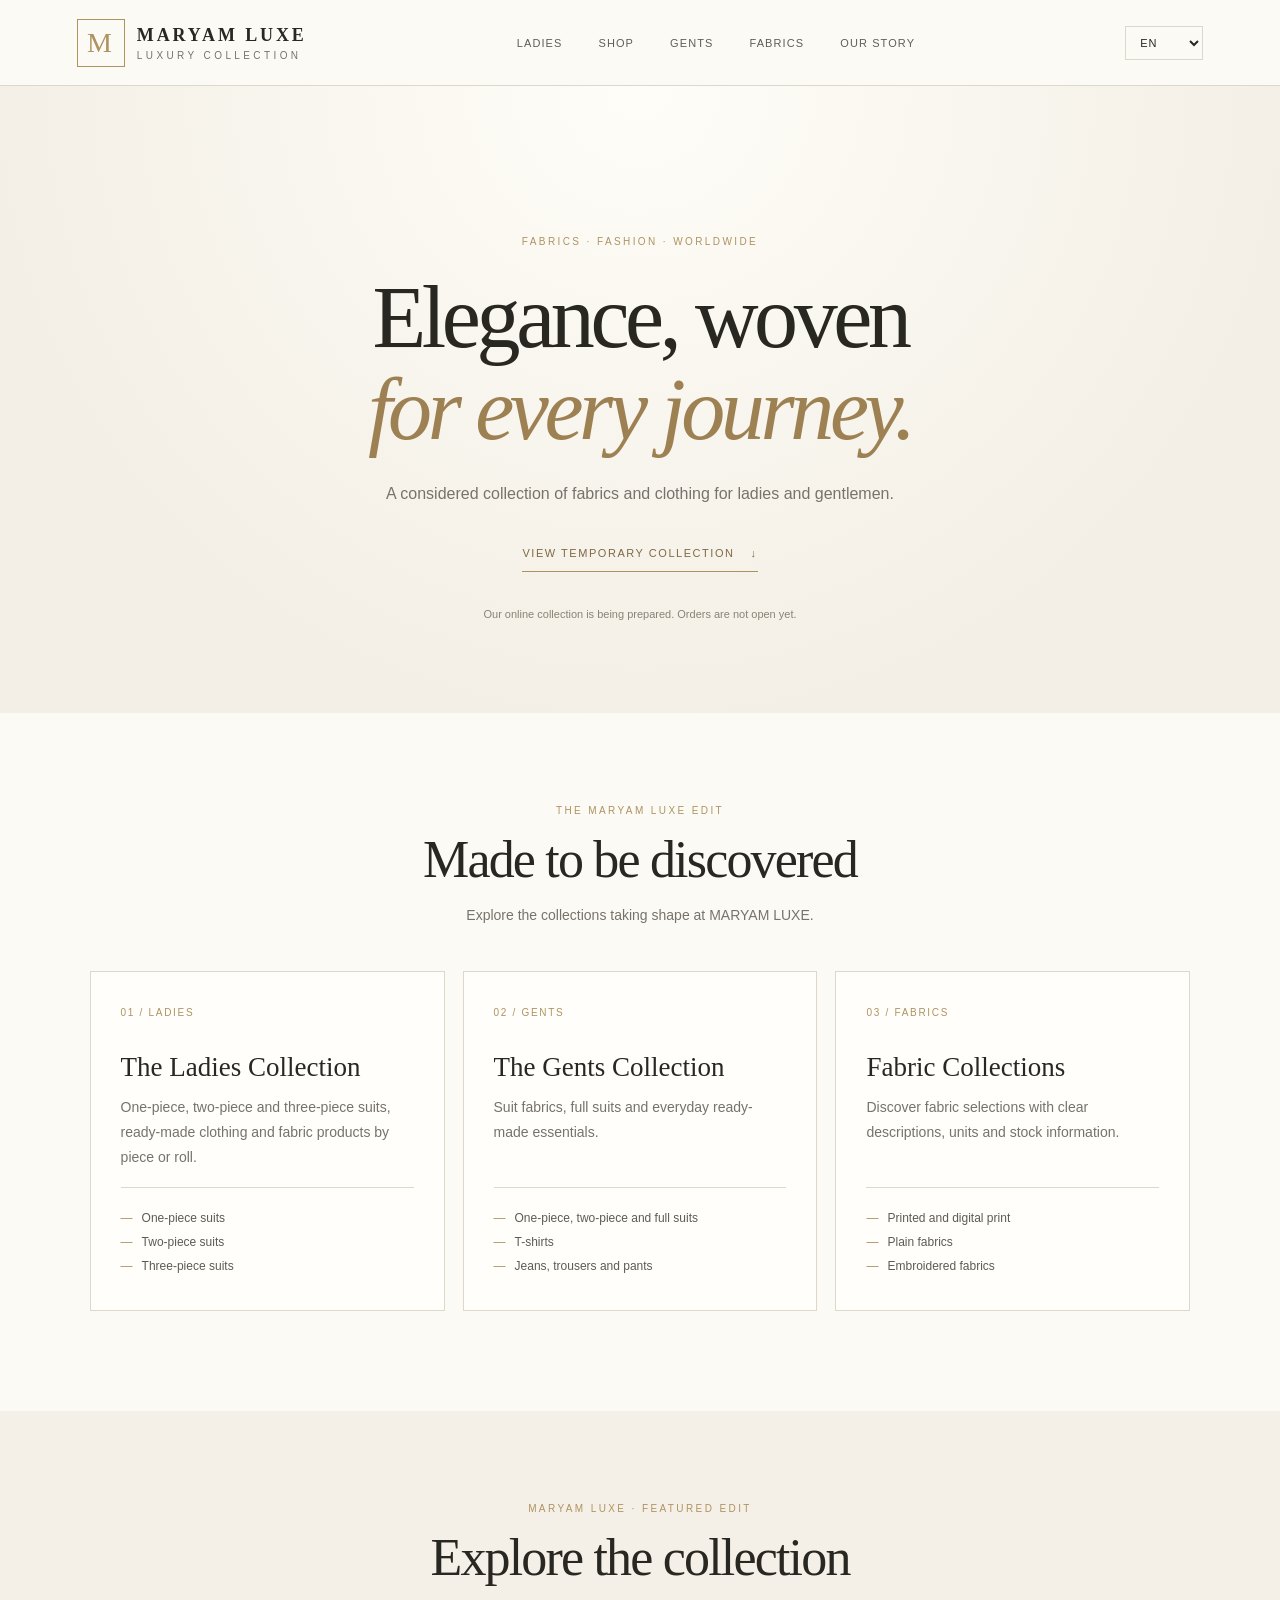
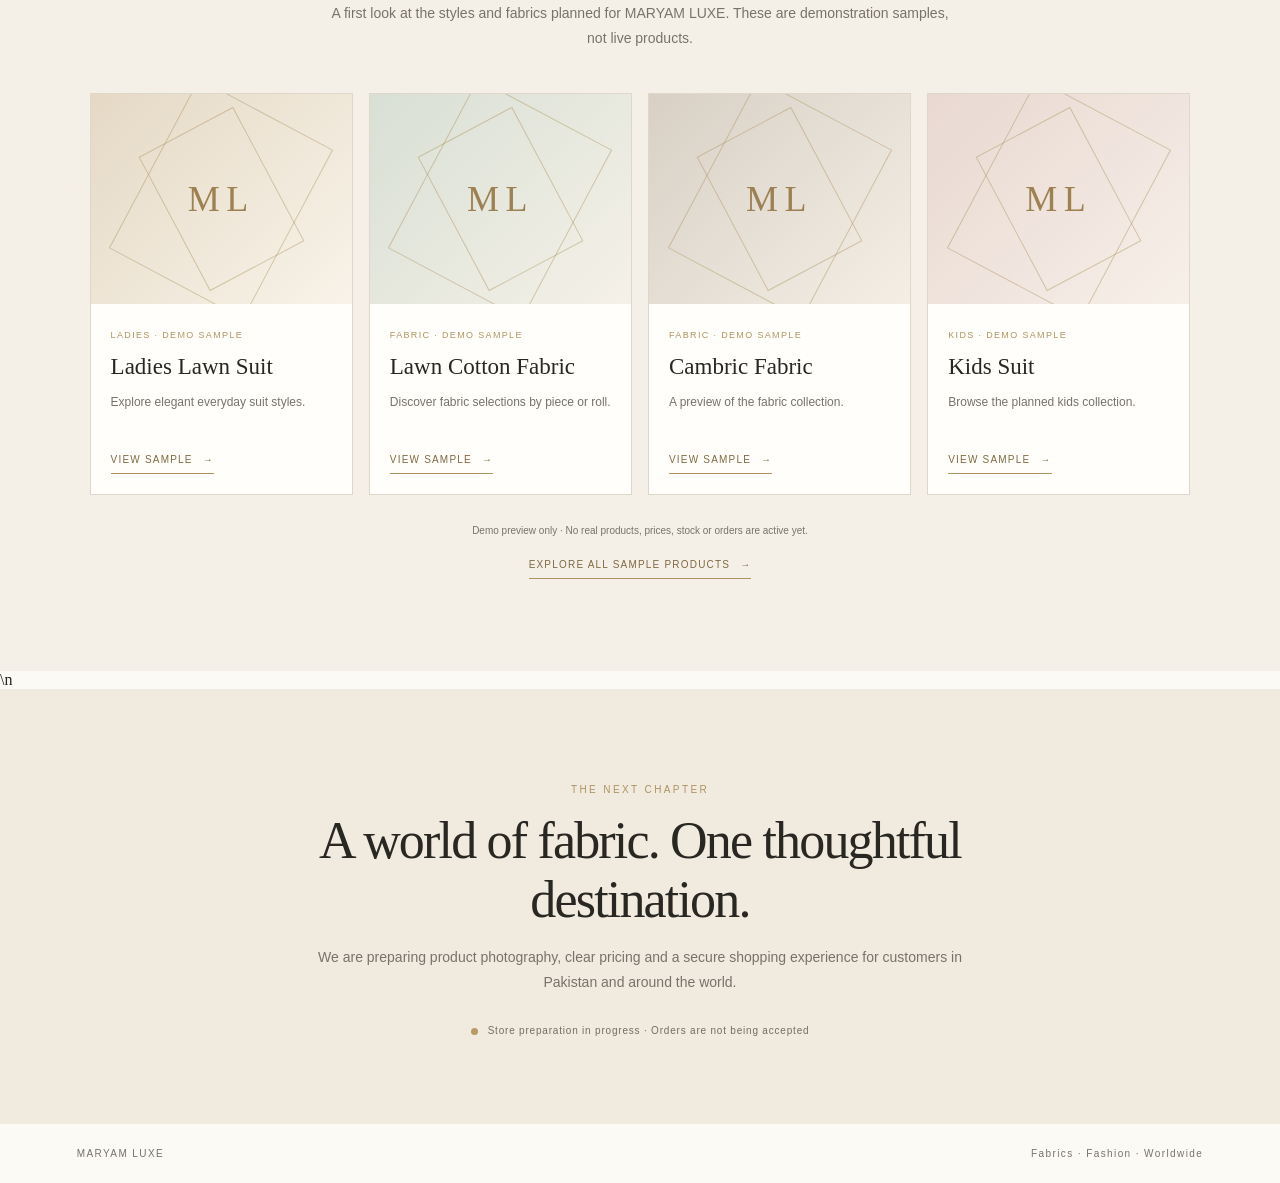
<file: index.html>
<!doctype html>
<html lang="en" dir="ltr">
<head>
  <meta charset="utf-8">
  <meta name="viewport" content="width=device-width, initial-scale=1">
  <meta name="theme-color" content="#242321">
  <meta name="description" content="MARYAM LUXE — considered fabrics and clothing for ladies and gentlemen, with worldwide ambitions.">
  <title>MARYAM LUXE | Fabrics · Fashion · Worldwide</title>
  <link rel="preconnect" href="https://fonts.googleapis.com">
  <link rel="stylesheet" href="styles.css">
  <script src="store.js" defer></script>
</head>
<body>
  <header class="site-header">
    <a class="brand" href="#top" aria-label="MARYAM LUXE home">
      <span class="brand-mark" id="owner-gate" role="button" tabindex="0" aria-label="Open owner preview">M</span>
      <span class="brand-word"><strong>MARYAM LUXE</strong><small>LUXURY COLLECTION</small></span>
    </a>
    <nav class="main-nav" aria-label="Main navigation">
      <a href="#ladies" data-i18n="navLadies">Ladies</a>
      <a href="shop.html">Shop</a>
      <a href="#gents" data-i18n="navGents">Gents</a>
      <a href="#fabrics" data-i18n="navFabrics">Fabrics</a>
      <a href="#about" data-i18n="navAbout">Our story</a>
    </nav>
    <label class="language-picker">
      <span class="sr-only">Choose language</span>
      <select id="language-select" aria-label="Choose language">
        <option value="en">EN</option><option value="ur">اردو</option><option value="ar">العربية</option>
        <option value="fr">FR</option><option value="de">DE</option><option value="es">ES</option>
      </select>
    </label>
  </header>

  <main id="top">
    <section class="hero">
      <p class="eyebrow" data-i18n="eyebrow">FABRICS · FASHION · WORLDWIDE</p>
      <h1 data-i18n="heroTitle">Elegance, woven<br><em>for every journey.</em></h1>
      <p class="intro" data-i18n="heroIntro">A considered collection of fabrics and clothing for ladies and gentlemen.</p>
      <a class="hero-link" href="shop.html?demo=1">View Temporary Collection <span aria-hidden="true">↓</span></a>
      <p class="launch-note" data-i18n="launchNote">Our online collection is being prepared. Orders are not open yet.</p>
    </section>

    <section class="collections" id="collections" aria-labelledby="collections-title">
      <div class="section-heading">
        <p class="eyebrow" data-i18n="collectionEyebrow">THE MARYAM LUXE EDIT</p>
        <h2 id="collections-title" data-i18n="collectionTitle">Made to be discovered</h2>
        <p class="section-intro" data-i18n="collectionIntro">Explore the collections taking shape at MARYAM LUXE.</p>
      </div>
      <div class="collection-grid">
        <article class="collection-card" id="ladies">
          <span class="card-index">01 / LADIES</span>
          <h3 data-i18n="ladiesTitle">The Ladies Collection</h3>
          <p data-i18n="ladiesText">One-piece, two-piece and three-piece suits, ready-made clothing and fabric products by piece or roll.</p>
          <ul><li data-i18n="onePiece">One-piece suits</li><li data-i18n="twoPiece">Two-piece suits</li><li data-i18n="threePiece">Three-piece suits</li></ul>
        </article>
        <article class="collection-card" id="gents">
          <span class="card-index">02 / GENTS</span>
          <h3 data-i18n="gentsTitle">The Gents Collection</h3>
          <p data-i18n="gentsText">Suit fabrics, full suits and everyday ready-made essentials.</p>
          <ul><li data-i18n="gentsSuits">One-piece, two-piece and full suits</li><li data-i18n="shirts">T-shirts</li><li data-i18n="denim">Jeans, trousers and pants</li></ul>
        </article>
        <article class="collection-card" id="fabrics">
          <span class="card-index">03 / FABRICS</span>
          <h3 data-i18n="fabricTitle">Fabric Collections</h3>
          <p data-i18n="fabricText">Discover fabric selections with clear descriptions, units and stock information.</p>
          <ul><li data-i18n="printed">Printed and digital print</li><li data-i18n="plain">Plain fabrics</li><li data-i18n="embroidered">Embroidered fabrics</li></ul>
        </article>
      </div>
    </section>


    <section class="featured-products" id="featured" aria-labelledby="featured-title">
      <div class="section-heading">
        <p class="eyebrow">MARYAM LUXE · FEATURED EDIT</p>
        <h2 id="featured-title">Explore the collection</h2>
        <p class="section-intro">A first look at the styles and fabrics planned for MARYAM LUXE. These are demonstration samples, not live products.</p>
      </div>
      <div class="featured-grid">
        <article class="featured-card"><div class="featured-visual visual-lawn"><span>ML</span></div><div class="featured-copy"><span class="featured-type">LADIES · DEMO SAMPLE</span><h3>Ladies Lawn Suit</h3><p>Explore elegant everyday suit styles.</p><a href="shop.html#products">View sample <span aria-hidden="true">→</span></a></div></article>
        <article class="featured-card"><div class="featured-visual visual-cotton"><span>ML</span></div><div class="featured-copy"><span class="featured-type">FABRIC · DEMO SAMPLE</span><h3>Lawn Cotton Fabric</h3><p>Discover fabric selections by piece or roll.</p><a href="shop.html#products">View sample <span aria-hidden="true">→</span></a></div></article>
        <article class="featured-card"><div class="featured-visual visual-cambric"><span>ML</span></div><div class="featured-copy"><span class="featured-type">FABRIC · DEMO SAMPLE</span><h3>Cambric Fabric</h3><p>A preview of the fabric collection.</p><a href="shop.html#products">View sample <span aria-hidden="true">→</span></a></div></article>
        <article class="featured-card"><div class="featured-visual visual-kids"><span>ML</span></div><div class="featured-copy"><span class="featured-type">KIDS · DEMO SAMPLE</span><h3>Kids Suit</h3><p>Browse the planned kids collection.</p><a href="shop.html#products">View sample <span aria-hidden="true">→</span></a></div></article>
      </div>
      <p class="featured-footnote">Demo preview only · No real products, prices, stock or orders are active yet.</p>
      <a class="featured-all" href="shop.html#products">Explore all sample products <span aria-hidden="true">→</span></a>
    </section>
\n    <section class="coming" id="about">
      <p class="eyebrow" data-i18n="nextChapter">THE NEXT CHAPTER</p>
      <h2 data-i18n="comingTitle">A world of fabric. One thoughtful destination.</h2>
      <p data-i18n="comingText">We are preparing product photography, clear pricing and a secure shopping experience for customers in Pakistan and around the world.</p>
      <div class="status-line"><span class="status-dot"></span><span data-i18n="status">Store preparation in progress · Orders are not being accepted</span></div>
    </section>
  </main>

  <footer><span>MARYAM LUXE</span><span data-i18n="footer">Fabrics · Fashion · Worldwide</span></footer>

<script>
(()=>{const mark=document.getElementById("owner-gate");if(!mark)return;let taps=0,timer;const tap=e=>{e.preventDefault();e.stopPropagation();taps++;clearTimeout(timer);if(taps>=5){taps=0;location.href="admin-preview.html";return;}timer=setTimeout(()=>{taps=0;},4000);};mark.addEventListener("click",tap);mark.addEventListener("keydown",e=>{if(e.key==="Enter"||e.key===" "){tap(e);}});})(); 
</script>
</body>
</html>
</file>
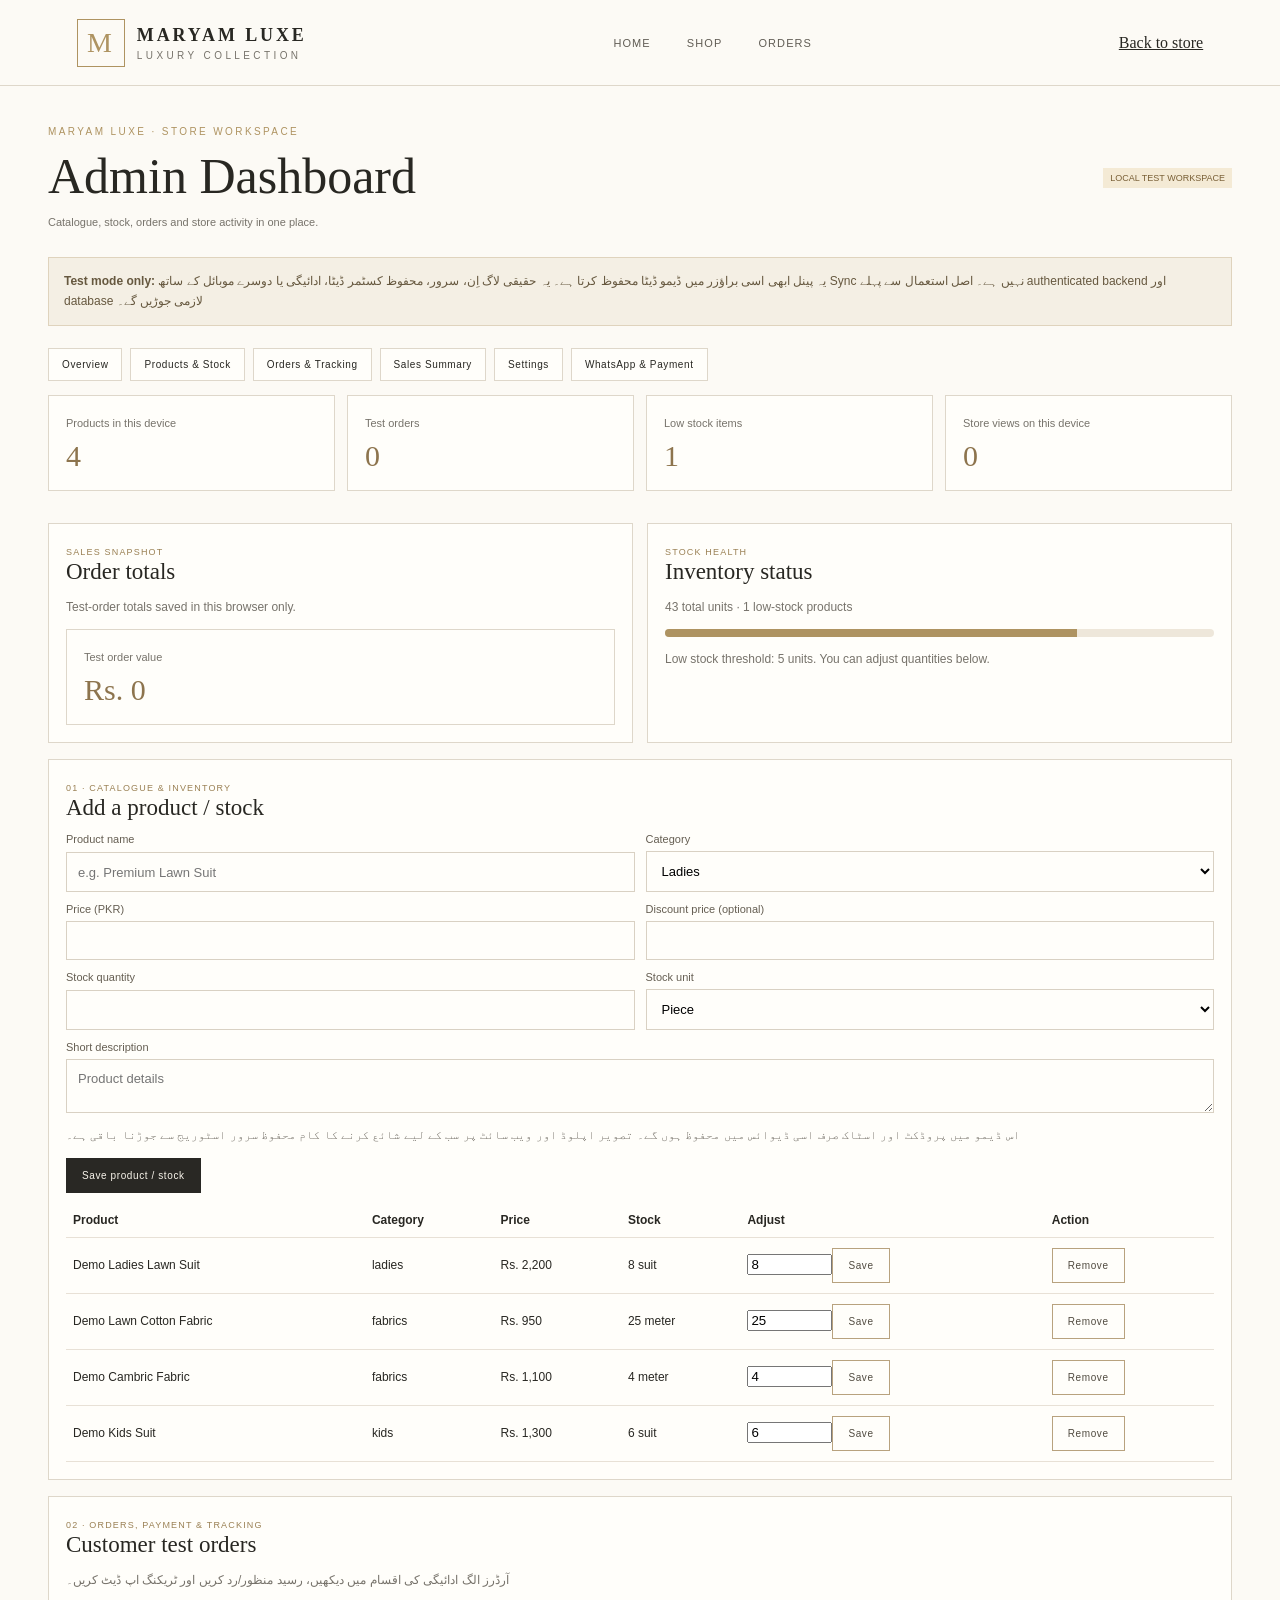
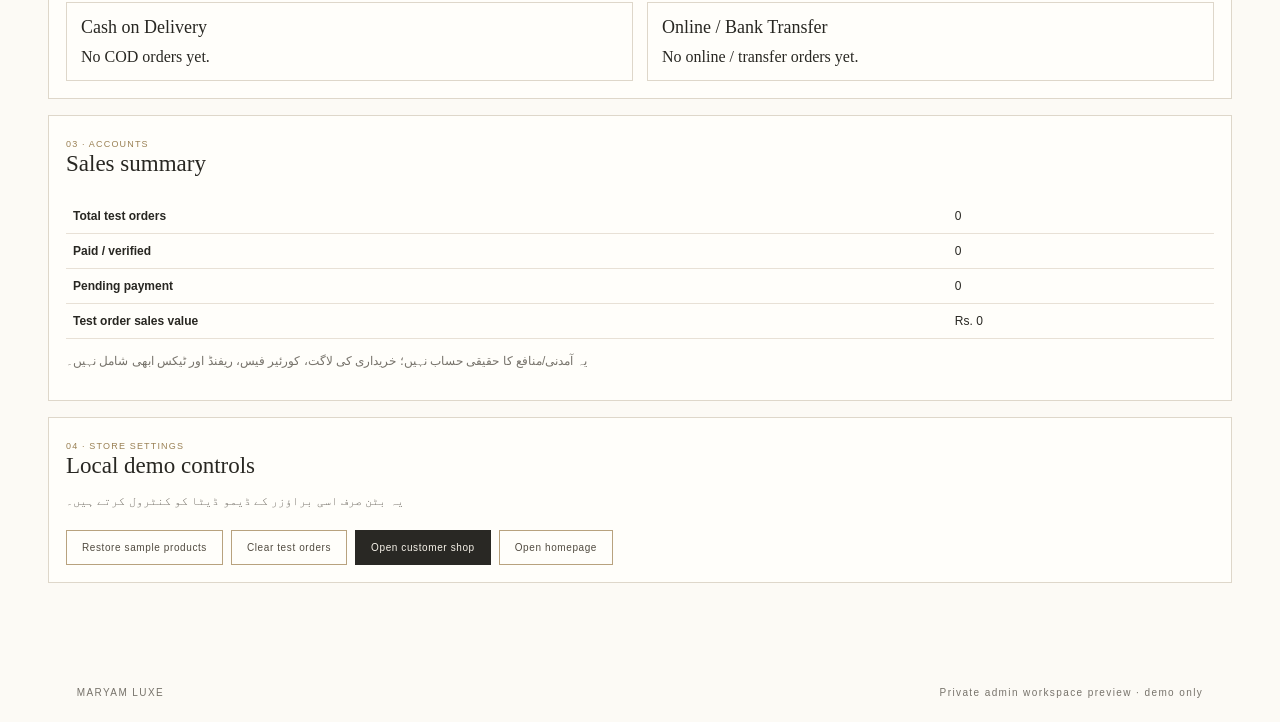
<file: admin-preview.html>
<!doctype html>
<html lang="en"><head><meta charset="utf-8"><meta name="viewport" content="width=device-width,initial-scale=1"><meta name="theme-color" content="#242321"><title>Store Workspace Preview | MARYAM LUXE</title><link rel="stylesheet" href="styles.css">
<style>
.admin-main{max-width:1220px;margin:auto;padding:30px 18px 80px}.admin-top{display:flex;justify-content:space-between;align-items:center;gap:14px;flex-wrap:wrap}.admin-top h1{font:clamp(32px,6vw,50px) Georgia,serif;font-weight:400;margin:8px 0}.admin-alert{padding:13px 15px;background:#f4efe4;border:1px solid #dfd3bd;color:#66583f;font:12px/1.7 Arial,sans-serif;margin:18px 0}.admin-nav{display:flex;gap:8px;overflow:auto;padding:4px 0 14px}.admin-nav a{white-space:nowrap;padding:10px 13px;border:1px solid #ded7ca;text-decoration:none;font:10px Arial,sans-serif;letter-spacing:.06em;background:#fffefa}.admin-stats{display:grid;grid-template-columns:repeat(4,minmax(0,1fr));gap:12px}.stat,.panel{background:#fffefa;border:1px solid #ded7ca;padding:17px}.stat small,.muted{font:11px Arial,sans-serif;color:#77736b}.stat strong{display:block;font:30px Georgia,serif;color:#8d744d;margin-top:8px}.admin-grid{display:grid;grid-template-columns:repeat(2,minmax(0,1fr));gap:14px;margin-top:16px}.panel{margin-top:16px;scroll-margin-top:105px}.panel h2{font:23px Georgia,serif;font-weight:400;margin:0 0 12px}.panel p{font:12px/1.7 Arial,sans-serif;color:#77736b}.panel-tag{font:9px Arial,sans-serif;letter-spacing:.13em;color:#9a8054;text-transform:uppercase}.form-grid{display:grid;grid-template-columns:repeat(2,minmax(0,1fr));gap:11px}.form-grid label{display:grid;gap:6px;font:11px Arial,sans-serif;color:#655e52}.form-grid input,.form-grid select,.form-grid textarea,.order-card select,.order-card input{width:100%;padding:11px;border:1px solid #d9d1c3;background:#fffefa;font:13px Arial,sans-serif}.form-grid .wide{grid-column:1/-1}.admin-btn{display:inline-block;padding:11px 15px;border:1px solid #292824;background:#292824;color:#f8f4eb;text-decoration:none;font:10px Arial,sans-serif;letter-spacing:.06em;cursor:pointer}.admin-btn.alt{background:transparent;color:#514b40;border-color:#b8a27e}.table-wrap{overflow:auto}.demo-table{width:100%;border-collapse:collapse;margin-top:10px;font:12px Arial,sans-serif;min-width:520px}.demo-table td,.demo-table th{padding:10px 7px;border-bottom:1px solid #e8e1d6;text-align:left}.pill{display:inline-block;padding:5px 8px;background:#f3efe6;color:#806943;font:9px Arial,sans-serif;letter-spacing:.06em}.order-card{border-top:1px solid #e8e1d6;padding:14px 0;display:grid;gap:8px}.order-controls{display:grid;grid-template-columns:repeat(3,minmax(0,1fr));gap:8px}.order-card strong{font:15px Georgia,serif}.order-card p{margin:0}.bar{height:8px;background:#eee7da;border-radius:8px;overflow:hidden}.bar span{display:block;height:100%;background:#ae9361;width:0}.empty{padding:18px;text-align:center;color:#77736b;font:12px Arial,sans-serif}.help{font:10px/1.6 Arial,sans-serif;color:#82796b}.badge{display:inline-block;background:#f4ead5;color:#795f36;padding:5px 7px;font:9px Arial,sans-serif}.admin-actions{display:flex;gap:8px;flex-wrap:wrap;margin-top:18px}
@media(max-width:720px){.admin-stats{grid-template-columns:repeat(2,minmax(0,1fr))}.admin-grid{grid-template-columns:1fr}.form-grid{grid-template-columns:1fr}.form-grid .wide{grid-column:auto}.order-controls{grid-template-columns:1fr}.admin-main{padding-top:22px}.stat strong{font-size:25px}}
.payment-split{display:grid;grid-template-columns:repeat(2,minmax(0,1fr));gap:14px}.payment-box{border:1px solid #ded7ca;background:#fffefa;padding:14px}.payment-box h3{font:18px Georgia,serif;font-weight:400;margin:0 0 10px}.proof-preview{max-width:180px;max-height:180px;display:block;border:1px solid #ded7ca;margin:8px 0}.timeline{border-left:2px solid #ae9361;padding:4px 0 4px 12px;margin:8px 0;font:11px/1.8 Arial,sans-serif;color:#665f54}@media(max-width:700px){.payment-split{grid-template-columns:1fr}}</style></head><body>
<header class="site-header"><a class="brand" href="index.html"><span class="brand-mark">M</span><span class="brand-word"><strong>MARYAM LUXE</strong><small>LUXURY COLLECTION</small></span></a><nav class="main-nav"><a href="index.html">Home</a><a href="shop.html">Shop</a><a href="#orders">Orders</a></nav><a class="shop-home" href="index.html">Back to store</a></header>
<main class="admin-main">
<div class="admin-top"><div><p class="eyebrow">MARYAM LUXE · STORE WORKSPACE</p><h1>Admin Dashboard</h1><p class="muted">Catalogue, stock, orders and store activity in one place.</p></div><span class="badge">LOCAL TEST WORKSPACE</span></div>
<div class="admin-alert"><strong>Test mode only:</strong> یہ پینل ابھی اسی براؤزر میں ڈیمو ڈیٹا محفوظ کرتا ہے۔ یہ حقیقی لاگ اِن، سرور، محفوظ کسٹمر ڈیٹا، ادائیگی یا دوسرے موبائل کے ساتھ Sync نہیں ہے۔ اصل استعمال سے پہلے authenticated backend اور database لازمی جوڑیں گے۔</div>
<nav class="admin-nav"><a href="#overview">Overview</a><a href="#catalogue">Products & Stock</a><a href="#orders">Orders & Tracking</a><a href="#finance">Sales Summary</a><a href="#settings">Settings</a><a href="admin-settings.html">WhatsApp & Payment</a></nav>
<section class="admin-stats" id="overview">
<div class="stat"><small>Products in this device</small><strong id="stat-products">4</strong></div><div class="stat"><small>Test orders</small><strong id="stat-orders">0</strong></div><div class="stat"><small>Low stock items</small><strong id="stat-low">0</strong></div><div class="stat"><small>Store views on this device</small><strong id="stat-views">0</strong></div>
</section>
<div class="admin-grid">
<section class="panel"><span class="panel-tag">SALES SNAPSHOT</span><h2>Order totals</h2><p>Test-order totals saved in this browser only.</p><div class="stat"><small>Test order value</small><strong id="stat-sales">Rs. 0</strong></div></section>
<section class="panel"><span class="panel-tag">STOCK HEALTH</span><h2>Inventory status</h2><p id="stock-health">Stock summary will appear here.</p><div class="bar"><span id="stock-bar"></span></div><p class="help">Low stock threshold: 5 units. You can adjust quantities below.</p></section>
</div>
<section class="panel" id="catalogue"><span class="panel-tag">01 · CATALOGUE & INVENTORY</span><h2>Add a product / stock</h2>
<form id="product-form"><div class="form-grid">
<label>Product name<input name="name" required maxlength="100" placeholder="e.g. Premium Lawn Suit"></label>
<label>Category<select name="category"><option value="ladies">Ladies</option><option value="gents">Gents</option><option value="fabrics">Fabrics</option><option value="kids">Kids</option></select></label>
<label>Price (PKR)<input name="price" type="number" min="0" step="1" required></label>
<label>Discount price (optional)<input name="sale_price" type="number" min="0" step="1"></label>
<label>Stock quantity<input name="stock" type="number" min="0" step="0.01" required></label>
<label>Stock unit<select name="unit"><option value="piece">Piece</option><option value="suit">Suit</option><option value="meter">Meter</option><option value="roll">Roll</option><option value="kg">KG</option></select></label>
<label class="wide">Short description<textarea name="description" rows="2" maxlength="300" placeholder="Product details"></textarea></label>
</div><p class="help">اس ڈیمو میں پروڈکٹ اور اسٹاک صرف اسی ڈیوائس میں محفوظ ہوں گے۔ تصویر اپلوڈ اور ویب سائٹ پر سب کے لیے شائع کرنے کا کام محفوظ سرور اسٹوریج سے جوڑنا باقی ہے۔</p><button class="admin-btn" type="submit">Save product / stock</button></form>
<div class="table-wrap"><table class="demo-table"><thead><tr><th>Product</th><th>Category</th><th>Price</th><th>Stock</th><th>Adjust</th><th>Action</th></tr></thead><tbody id="product-rows"></tbody></table></div></section>
<section class="panel" id="orders"><span class="panel-tag">02 · ORDERS, PAYMENT & TRACKING</span><h2>Customer test orders</h2><p>آرڈرز الگ ادائیگی کی اقسام میں دیکھیں، رسید منظور/رد کریں اور ٹریکنگ اپ ڈیٹ کریں۔</p><div class="payment-split"><div class="payment-box"><h3>Cash on Delivery</h3><div id="cod-orders"></div></div><div class="payment-box"><h3>Online / Bank Transfer</h3><div id="online-orders"></div></div></div><div id="local-orders-list" hidden></div></section>
<section class="panel" id="finance"><span class="panel-tag">03 · ACCOUNTS</span><h2>Sales summary</h2><div class="table-wrap"><table class="demo-table"><tbody><tr><th>Total test orders</th><td id="finance-orders">0</td></tr><tr><th>Paid / verified</th><td id="finance-paid">0</td></tr><tr><th>Pending payment</th><td id="finance-pending">0</td></tr><tr><th>Test order sales value</th><td id="finance-sales">Rs. 0</td></tr></tbody></table></div><p class="help">یہ آمدنی/منافع کا حقیقی حساب نہیں؛ خریداری کی لاگت، کورئیر فیس، ریفنڈ اور ٹیکس ابھی شامل نہیں۔</p></section>
<section class="panel" id="settings"><span class="panel-tag">04 · STORE SETTINGS</span><h2>Local demo controls</h2><p>یہ بٹن صرف اسی براؤزر کے ڈیمو ڈیٹا کو کنٹرول کرتے ہیں۔</p><div class="admin-actions"><button class="admin-btn alt" id="reset-products" type="button">Restore sample products</button><button class="admin-btn alt" id="clear-orders" type="button">Clear test orders</button><a class="admin-btn" href="shop.html">Open customer shop</a><a class="admin-btn alt" href="index.html">Open homepage</a></div></section>
</main><footer><span>MARYAM LUXE</span><span>Private admin workspace preview · demo only</span></footer>
<script>
(()=>{'use strict';
const PRODUCT_KEY='maryam_luxe_demo_products_v1',ORDER_KEY='maryam_luxe_demo_orders_v1',VIEW_KEY='maryam_luxe_demo_views_v1';
const seed=[
{id:'demo-ladies-suit-001',name:'Demo Ladies Lawn Suit',category:'ladies',price:2500,sale_price:2200,stock:8,unit:'suit',description:'Temporary layout sample'},
{id:'demo-lawn-fabric-002',name:'Demo Lawn Cotton Fabric',category:'fabrics',price:950,sale_price:'',stock:25,unit:'meter',description:'Temporary layout sample'},
{id:'demo-cambric-003',name:'Demo Cambric Fabric',category:'fabrics',price:1100,sale_price:'',stock:4,unit:'meter',description:'Temporary layout sample'},
{id:'demo-kids-suit-004',name:'Demo Kids Suit',category:'kids',price:1450,sale_price:1300,stock:6,unit:'suit',description:'Temporary layout sample'}
];
const $=s=>document.querySelector(s),read=(k,f)=>{try{const v=JSON.parse(localStorage.getItem(k));return v??f}catch{return f}},write=(k,v)=>localStorage.setItem(k,JSON.stringify(v));
let products=read(PRODUCT_KEY,seed),orders=read(ORDER_KEY,[]);
const money=n=>'Rs. '+Number(n||0).toLocaleString('en-PK',{maximumFractionDigits:2});
const esc=s=>String(s??'');
function renderProducts(){const host=$('#product-rows');host.replaceChildren();products.forEach((p,i)=>{const tr=document.createElement('tr');const vals=[p.name,p.category,money(p.sale_price||p.price),p.stock+' '+p.unit];vals.forEach(v=>{const td=document.createElement('td');td.textContent=esc(v);tr.append(td)});const adjust=document.createElement('td');const input=document.createElement('input');input.type='number';input.min='0';input.step='0.01';input.value=p.stock;input.setAttribute('aria-label','Adjust stock for '+p.name);input.style.width='85px';adjust.append(input);const save=document.createElement('button');save.className='admin-btn alt';save.type='button';save.textContent='Save';save.addEventListener('click',()=>{p.stock=Math.max(0,Number(input.value)||0);write(PRODUCT_KEY,products);renderAll()});adjust.append(save);const action=document.createElement('td');const del=document.createElement('button');del.className='admin-btn alt';del.type='button';del.textContent='Remove';del.addEventListener('click',()=>{if(confirm('Remove this local demo product?')){products.splice(i,1);write(PRODUCT_KEY,products);renderAll()}});action.append(del);tr.append(adjust,action);host.append(tr)});if(!products.length){const tr=document.createElement('tr'),td=document.createElement('td');td.colSpan=6;td.textContent='No products added yet.';tr.append(td);host.append(tr)}}
function renderOrders(){const cod=$('#cod-orders'),online=$('#online-orders');cod.replaceChildren();online.replaceChildren();if(!orders.length){cod.textContent='No COD orders yet.';online.textContent='No online / transfer orders yet.';return;}orders.forEach(o=>{const isCod=o.payment_method==='cod',host=isCod?cod:online;const card=document.createElement('article');card.className='order-card';const head=document.createElement('strong');head.textContent=esc(o.id)+' · '+esc(o.customer_name)+' · '+money(o.total);card.append(head);const details=document.createElement('p');details.textContent=esc(o.phone)+' · '+esc(o.city)+', '+esc(o.country)+' · '+esc(o.payment_method||'');card.append(details);const items=document.createElement('p');items.textContent=(o.items||[]).map(x=>esc(x.title)+' × '+x.quantity).join(' | ');card.append(items);const tx=document.createElement('p');tx.textContent='Transaction ID / Reference: '+(o.transaction_id||'Not provided');card.append(tx);const pay=document.createElement('select');[['pending','Payment pending'],['proof_received','Receipt received'],['verified','Payment approved'],['failed','Payment rejected'],['cod_due','Cash due on delivery'],['refunded','Refunded']].forEach(([v,t])=>{const op=document.createElement('option');op.value=v;op.textContent=t;pay.append(op)});pay.value=o.payment_status|| (isCod?'cod_due':'pending');pay.addEventListener('change',()=>updateOrder(o.id,{payment_status:pay.value}));card.append(pay);if(o.payment_proof_data){if(o.payment_proof_data.startsWith('data:image/')){const img=document.createElement('img');img.src=o.payment_proof_data;img.alt='Customer payment receipt';img.className='proof-preview';card.append(img);}const proofLink=document.createElement('a');proofLink.href=o.payment_proof_data;proofLink.target='_blank';proofLink.rel='noopener';proofLink.textContent='Open payment receipt: '+esc(o.payment_proof_name);card.append(proofLink);}else{const no=document.createElement('p');no.textContent='No receipt attached.';card.append(no);}const status=document.createElement('select');['Pending','Confirmed','Processing','Packed','Shipped','Out for delivery','Delivered','Cancelled'].forEach(v=>{const op=document.createElement('option');op.value=v;op.textContent=v;status.append(op)});status.value=o.status||'Pending';status.addEventListener('change',()=>{const history=[...(o.status_history||[]),{status:status.value,at:new Date().toISOString()}];updateOrder(o.id,{status:status.value,status_history:history});});card.append(status);const tracking=document.createElement('input');tracking.placeholder='Courier tracking number';tracking.value=o.tracking_number||'';tracking.maxLength=100;const trackUrl=document.createElement('input');trackUrl.placeholder='Courier tracking URL';trackUrl.value=o.tracking_url||'';trackUrl.maxLength=500;const save=document.createElement('button');save.type='button';save.className='admin-btn alt';save.textContent='Save tracking details';save.addEventListener('click',()=>updateOrder(o.id,{tracking_number:tracking.value.trim(),tracking_url:trackUrl.value.trim()}));card.append(tracking,trackUrl,save);const timeline=document.createElement('div');timeline.className='timeline';timeline.textContent=(o.status_history||[{status:o.status||'Pending',at:o.created_at}]).map(x=>x.status+' · '+new Date(x.at).toLocaleString()).join('  →  ');card.append(timeline);host.append(card);});}
function updateOrder(id,patch){orders=orders.map(o=>o.id===id?{...o,...patch,updated_at:new Date().toISOString()}:o);write(ORDER_KEY,orders);renderAll();}
function renderAll(){renderProducts();renderOrders();const total=orders.length,sales=orders.reduce((s,o)=>s+Number(o.total||0),0),low=products.filter(p=>Number(p.stock)<=5).length,paid=orders.filter(o=>o.payment_status==='verified').length;$('#stat-products').textContent=products.length;$('#stat-orders').textContent=total;$('#stat-low').textContent=low;$('#stat-views').textContent=read(VIEW_KEY,0);$('#stat-sales').textContent=money(sales);$('#stock-health').textContent=products.length?products.reduce((s,p)=>s+Number(p.stock||0),0)+' total units · '+low+' low-stock products':'No products';$('#stock-bar').style.width=(products.length?Math.max(0,Math.min(100,(products.filter(p=>p.stock>5).length/products.length)*100)):0)+'%';$('#finance-orders').textContent=total;$('#finance-paid').textContent=paid;$('#finance-pending').textContent=total-paid;$('#finance-sales').textContent=money(sales);}
$('#product-form').addEventListener('submit',e=>{e.preventDefault();const f=new FormData(e.currentTarget),p={id:'local-'+Date.now(),name:String(f.get('name')).trim(),category:f.get('category'),price:Number(f.get('price')),sale_price:f.get('sale_price')===''?'':Number(f.get('sale_price')),stock:Number(f.get('stock')),unit:f.get('unit'),description:String(f.get('description')||'').trim()};if(!p.name||p.price<0||p.stock<0)return;products.unshift(p);write(PRODUCT_KEY,products);e.currentTarget.reset();renderAll();alert('Product saved in this browser demo only.');});
$('#reset-products').addEventListener('click',()=>{if(confirm('Restore sample product list?')){products=seed.map(x=>({...x}));write(PRODUCT_KEY,products);renderAll()}});
$('#clear-orders').addEventListener('click',()=>{if(confirm('Clear all local test orders?')){orders=[];write(ORDER_KEY,orders);renderAll()}});
renderAll();
})();</script></body></html>
</file>
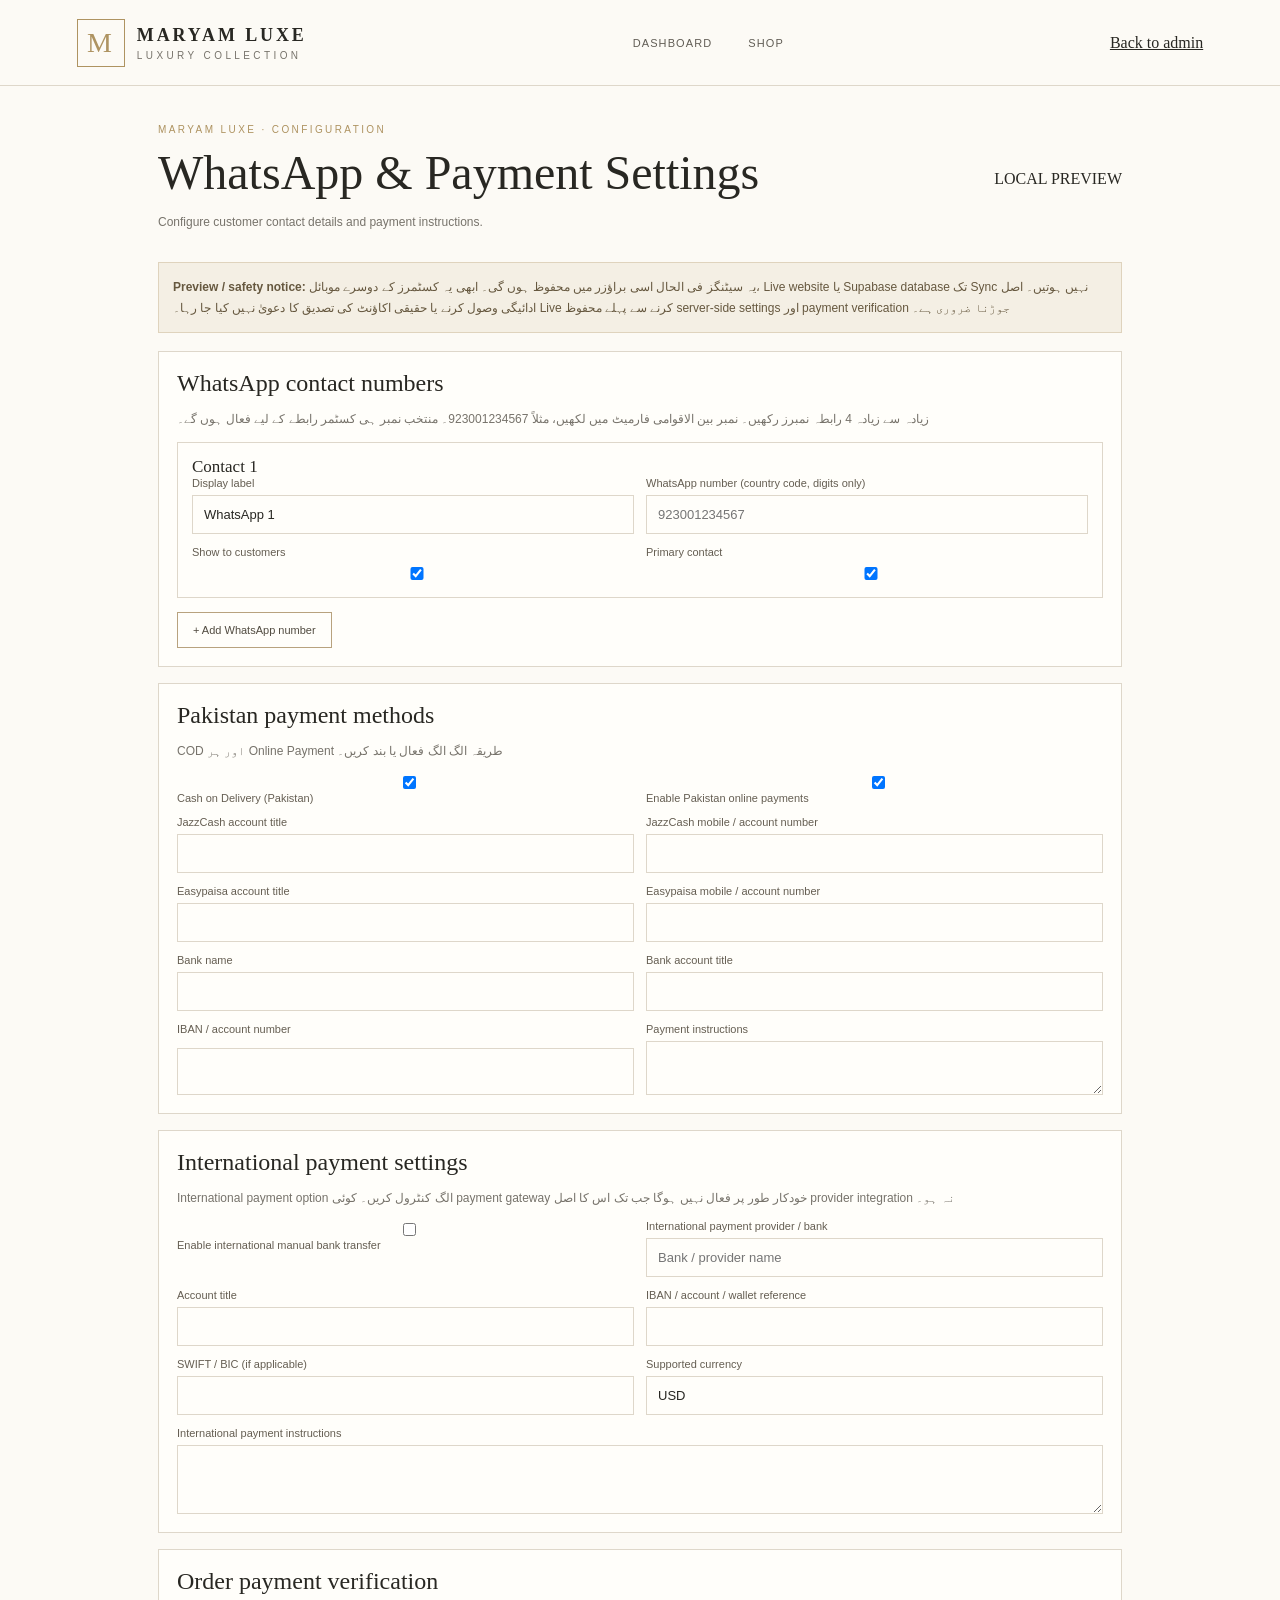
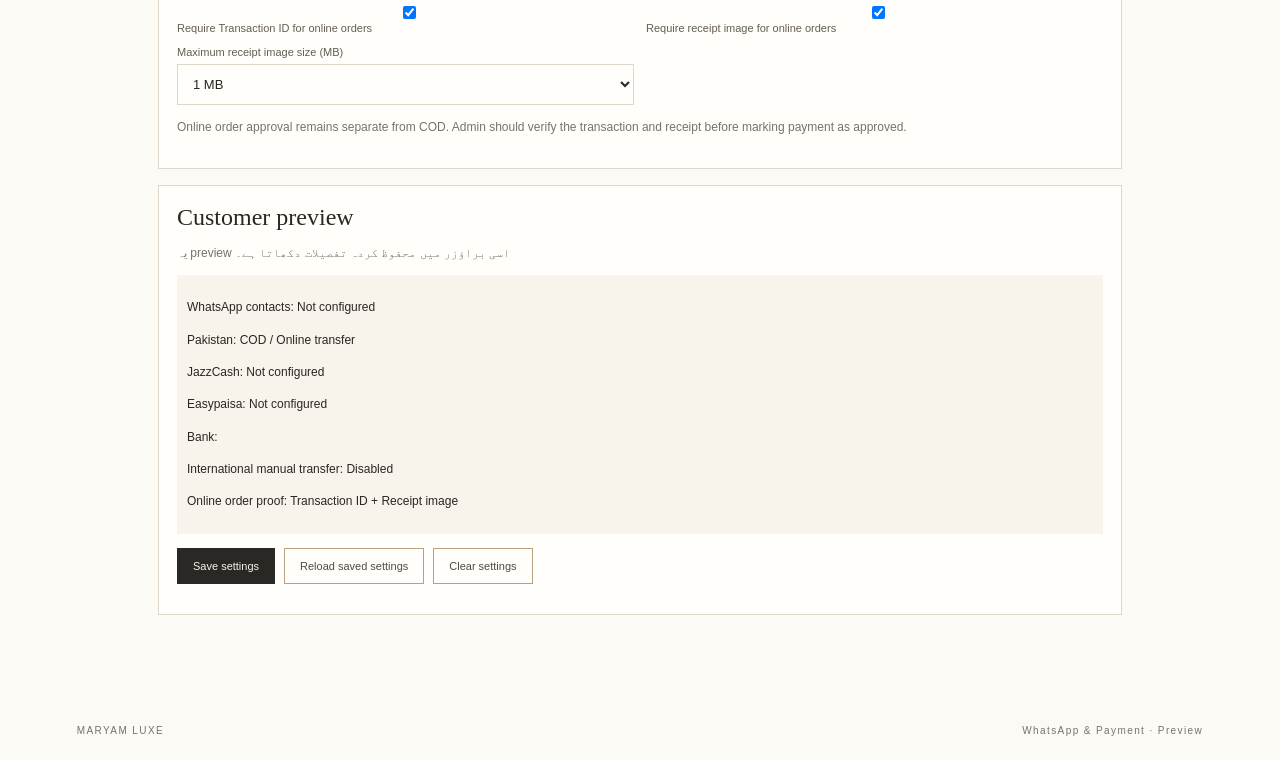
<file: admin-settings.html>
<!doctype html>
<html lang="en"><head><meta charset="utf-8"><meta name="viewport" content="width=device-width,initial-scale=1"><meta name="theme-color" content="#242321"><title>WhatsApp & Payment Settings | MARYAM LUXE</title><link rel="stylesheet" href="styles.css"><style>
main{max-width:1000px;margin:auto;padding:28px 18px 70px}.top{display:flex;justify-content:space-between;align-items:center;gap:12px;flex-wrap:wrap}.top h1{font:clamp(30px,6vw,48px) Georgia,serif;font-weight:400;margin:8px 0}.notice{padding:14px;background:#f4efe4;border:1px solid #dfd3bd;color:#66583f;font:12px/1.7 Arial;margin:18px 0}.panel{background:#fffefa;border:1px solid var(--line);padding:18px;margin:16px 0}.panel h2{font:24px Georgia,serif;font-weight:400;margin:0 0 8px}.muted,.help{font:12px/1.7 Arial;color:var(--muted)}.grid{display:grid;grid-template-columns:repeat(2,minmax(0,1fr));gap:12px}.field{display:grid;gap:6px;font:11px Arial;color:#655e52}.field input,.field select,.field textarea{width:100%;padding:11px;border:1px solid var(--line);background:#fffefa;font:13px Arial;color:var(--ink)}.wide{grid-column:1/-1}.contact{border:1px solid var(--line);padding:14px;margin:12px 0}.contact-head{display:flex;justify-content:space-between;align-items:center;gap:10px}.contact-head strong{font:17px Georgia}.actions{display:flex;gap:9px;flex-wrap:wrap;margin-top:14px}.btn{padding:11px 15px;background:#292824;color:#f8f4eb;border:1px solid #292824;font:11px Arial;cursor:pointer;text-decoration:none}.btn.alt{background:transparent;color:#514b40;border-color:#b8a27e}.preview{padding:10px;background:#f8f4eb;margin:8px 0;font:12px/1.7 Arial;overflow-wrap:anywhere}.toggle{display:flex;align-items:center;gap:8px;font:12px Arial}.status{font:12px Arial;color:#6b744f;margin-top:10px}@media(max-width:640px){.grid{grid-template-columns:1fr}.wide{grid-column:auto}}
</style></head><body>
<header class="site-header"><a class="brand" href="index.html"><span class="brand-mark">M</span><span class="brand-word"><strong>MARYAM LUXE</strong><small>LUXURY COLLECTION</small></span></a><nav class="main-nav"><a href="admin-preview.html">Dashboard</a><a href="shop.html">Shop</a></nav><a class="shop-home" href="admin-preview.html">Back to admin</a></header>
<main><div class="top"><div><p class="eyebrow">MARYAM LUXE · CONFIGURATION</p><h1>WhatsApp & Payment Settings</h1><p class="muted">Configure customer contact details and payment instructions.</p></div><span class="badge">LOCAL PREVIEW</span></div>
<div class="notice"><strong>Preview / safety notice:</strong> یہ سیٹنگز فی الحال اسی براؤزر میں محفوظ ہوں گی۔ ابھی یہ کسٹمرز کے دوسرے موبائل، Live website یا Supabase database تک Sync نہیں ہوتیں۔ اصل ادائیگی وصول کرنے یا حقیقی اکاؤنٹ کی تصدیق کا دعویٰ نہیں کیا جا رہا۔ Live کرنے سے پہلے محفوظ server-side settings اور payment verification جوڑنا ضروری ہے۔</div>
<section class="panel"><h2>WhatsApp contact numbers</h2><p class="muted">زیادہ سے زیادہ 4 رابطہ نمبرز رکھیں۔ نمبر بین الاقوامی فارمیٹ میں لکھیں، مثلاً 923001234567۔ منتخب نمبر ہی کسٹمر رابطے کے لیے فعال ہوں گے۔</p><div id="contacts"></div><div class="actions"><button class="btn alt" id="add-contact" type="button">+ Add WhatsApp number</button></div></section>
<section class="panel"><h2>Pakistan payment methods</h2><p class="muted">COD اور ہر Online Payment طریقہ الگ الگ فعال یا بند کریں۔</p><div class="grid">
<label class="field"><span><input type="checkbox" id="cod-enabled" checked> Cash on Delivery (Pakistan)</span></label>
<label class="field"><span><input type="checkbox" id="pk-online-enabled" checked> Enable Pakistan online payments</span></label>
<label class="field">JazzCash account title<input id="jazz-title" maxlength="100"></label><label class="field">JazzCash mobile / account number<input id="jazz-number" inputmode="tel" maxlength="40"></label>
<label class="field">Easypaisa account title<input id="easy-title" maxlength="100"></label><label class="field">Easypaisa mobile / account number<input id="easy-number" inputmode="tel" maxlength="40"></label>
<label class="field">Bank name<input id="bank-name" maxlength="100"></label><label class="field">Bank account title<input id="bank-title" maxlength="100"></label>
<label class="field">IBAN / account number<input id="bank-number" maxlength="60"></label><label class="field">Payment instructions<textarea id="pk-instructions" rows="2" maxlength="500"></textarea></label>
</div></section>
<section class="panel"><h2>International payment settings</h2><p class="muted">International payment option الگ کنٹرول کریں۔ کوئی payment gateway خودکار طور پر فعال نہیں ہوگا جب تک اس کا اصل provider integration نہ ہو۔</p><div class="grid">
<label class="field"><span><input type="checkbox" id="intl-enabled"> Enable international manual bank transfer</span></label>
<label class="field">International payment provider / bank<input id="intl-provider" maxlength="100" placeholder="Bank / provider name"></label>
<label class="field">Account title<input id="intl-title" maxlength="100"></label><label class="field">IBAN / account / wallet reference<input id="intl-account" maxlength="100"></label>
<label class="field">SWIFT / BIC (if applicable)<input id="intl-swift" maxlength="40"></label><label class="field">Supported currency<input id="intl-currency" maxlength="12" placeholder="e.g. USD"></label>
<label class="field wide">International payment instructions<textarea id="intl-instructions" rows="3" maxlength="700"></textarea></label>
</div></section>
<section class="panel"><h2>Order payment verification</h2><div class="grid">
<label class="field"><span><input type="checkbox" id="require-tx" checked> Require Transaction ID for online orders</span></label>
<label class="field"><span><input type="checkbox" id="require-proof" checked> Require receipt image for online orders</span></label>
<label class="field">Maximum receipt image size (MB)<select id="proof-size"><option value="1">1 MB</option><option value="2">2 MB</option><option value="3">3 MB</option><option value="5">5 MB</option></select></label>
</div><p class="help">Online order approval remains separate from COD. Admin should verify the transaction and receipt before marking payment as approved.</p></section>
<section class="panel"><h2>Customer preview</h2><p class="muted">یہ preview اسی براؤزر میں محفوظ کردہ تفصیلات دکھاتا ہے۔</p><div id="preview" class="preview">No settings saved yet.</div><div class="actions"><button class="btn" id="save" type="button">Save settings</button><button class="btn alt" id="reload" type="button">Reload saved settings</button><button class="btn alt" id="reset" type="button">Clear settings</button></div><p id="status" class="status" role="status"></p></section>
</main><footer><span>MARYAM LUXE</span><span>WhatsApp & Payment · Preview</span></footer>
<script src="admin-settings.js"></script></body></html>
</file>
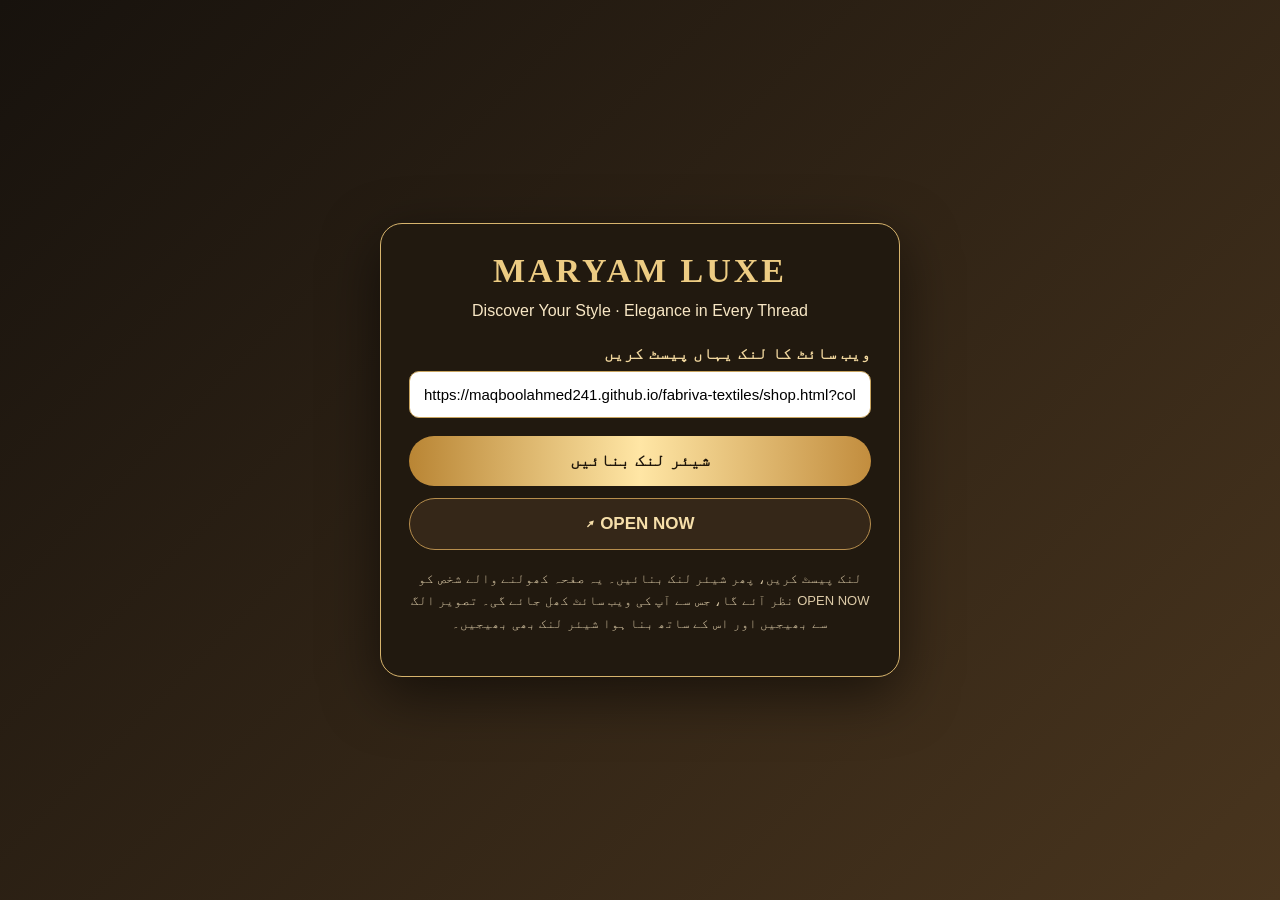
<file: share.html>
<!doctype html>
<html lang="ur" dir="rtl">
<head>
<meta charset="utf-8"><meta name="viewport" content="width=device-width,initial-scale=1">
<title>MARYAM LUXE — اشتہاری لنک</title>
<style>
*{box-sizing:border-box}body{margin:0;min-height:100vh;display:grid;place-items:center;padding:20px;background:linear-gradient(135deg,#17120d,#49351e);font-family:Arial,sans-serif;color:#fff4dd}.card{width:min(100%,520px);padding:28px;border:1px solid #d7b46d;border-radius:22px;background:#21190f;box-shadow:0 18px 55px #0008;text-align:center}.brand{font: bold 34px Georgia,serif;color:#edcc83;letter-spacing:3px;direction:ltr}.sub{color:#f8e7c5;margin:12px 0 25px}.field{text-align:right;margin:18px 0}.field label{display:block;margin-bottom:8px;color:#f1d79e;font-weight:bold}.field input{width:100%;padding:14px;border-radius:10px;border:1px solid #c8a45f;font-size:15px;direction:ltr}.btn{display:block;width:100%;padding:15px;border:0;border-radius:30px;background:linear-gradient(90deg,#b98534,#ffe6a5,#c28d3e);color:#20170b;font-weight:bold;font-size:17px;text-decoration:none;cursor:pointer}.secondary{margin-top:12px;background:#352718;color:#f6dfaa;border:1px solid #b78e4d}.hint{font-size:13px;line-height:1.7;color:#ddcba8;margin-top:18px}.result{display:none;margin-top:16px;padding:12px;background:#fff4dd;color:#21170b;border-radius:10px;overflow-wrap:anywhere;direction:ltr}.result a{color:#593b10}
</style></head>
<body><main class="card">
<div class="brand">MARYAM LUXE</div><div class="sub">Discover Your Style · Elegance in Every Thread</div>
<div class="field"><label for="siteLink">ویب سائٹ کا لنک یہاں پیسٹ کریں</label><input id="siteLink" type="url" value="https://maqboolahmed241.github.io/fabriva-textiles/shop.html?collection=ladies&amp;lang=en" placeholder="https://example.com"></div>
<button class="btn" id="make">شیئر لنک بنائیں</button>
<a class="btn secondary" id="open" href="https://maqboolahmed241.github.io/fabriva-textiles/shop.html?collection=ladies&amp;lang=en" target="_blank" rel="noopener">OPEN NOW ↗</a>
<div class="result" id="result"></div>
<p class="hint">لنک پیسٹ کریں، پھر شیئر لنک بنائیں۔ یہ صفحہ کھولنے والے شخص کو OPEN NOW نظر آئے گا، جس سے آپ کی ویب سائٹ کھل جائے گی۔ تصویر الگ سے بھیجیں اور اس کے ساتھ بنا ہوا شیئر لنک بھی بھیجیں۔</p>
</main>
<script>
(()=>{const input=document.getElementById('siteLink'),open=document.getElementById('open'),result=document.getElementById('result');const valid=s=>{try{const u=new URL(s);return u.protocol==='https:'||u.protocol==='http:'}catch{return false}};const p=new URLSearchParams(location.search).get('url');if(p&&valid(p)){input.value=p;open.href=p}document.getElementById('make').addEventListener('click',async()=>{const s=input.value.trim();if(!valid(s)){input.reportValidity();return}open.href=s;const share=new URL(location.href);share.search='';share.searchParams.set('url',s);result.style.display='block';result.innerHTML='<strong>یہ آپ کا شیئر لنک ہے:</strong><br><a id="copylink"></a>';const a=document.getElementById('copylink');a.href=share.href;a.textContent=share.href;try{await navigator.clipboard.writeText(share.href);result.insertAdjacentHTML('beforeend','<br><br>لنک کاپی ہو گیا ہے۔')}catch{result.insertAdjacentHTML('beforeend','<br><br>لنک کو دبا کر کاپی کریں۔')}})})();
</script></body></html>
</file>
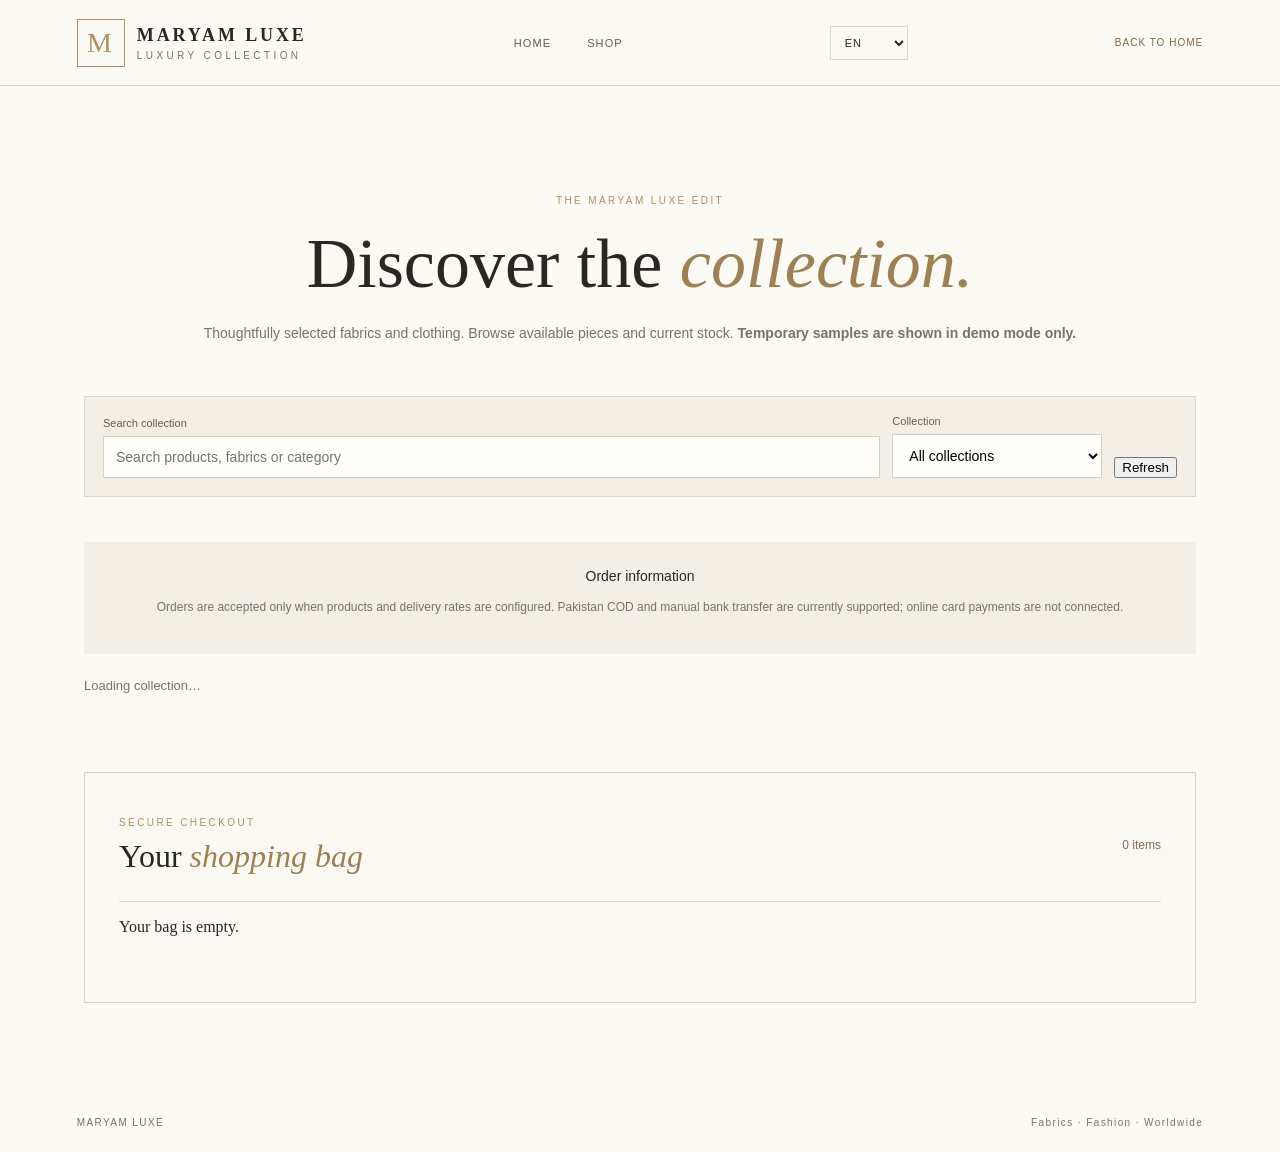
<file: shop.html>
<!doctype html>
<html lang="en" dir="ltr"><head><meta charset="utf-8"><meta name="viewport" content="width=device-width,initial-scale=1"><meta name="theme-color" content="#242321"><meta name="description" content="Explore the MARYAM LUXE collection."><title>Shop | MARYAM LUXE</title><link rel="stylesheet" href="styles.css"><link rel="stylesheet" href="shop.css"></head>
<body><header class="site-header"><a class="brand" href="index.html"><span class="brand-mark" id="owner-gate" role="button" tabindex="0" aria-label="Brand mark">M</span><span class="brand-word"><strong>MARYAM LUXE</strong><small>LUXURY COLLECTION</small></span></a><nav class="main-nav"><a href="index.html">Home</a><a href="#products">Shop</a></nav><label class="language-picker"><span class="sr-only">Choose language</span><select id="shop-language" aria-label="Choose language"><option value="en">EN</option><option value="ur">اردو</option><option value="ar">العربية</option><option value="fr">FR</option><option value="de">DE</option><option value="es">ES</option></select></label><a class="shop-home" href="index.html">Back to home</a></header>
<main class="shop-main"><section class="shop-intro"><p class="eyebrow">THE MARYAM LUXE EDIT</p><h1>Discover the <em>collection.</em></h1><p>Thoughtfully selected fabrics and clothing. Browse available pieces and current stock. <strong>Temporary samples are shown in demo mode only.</strong></p></section>
<section id="products" class="shop-tools"><label class="search-label"><span>Search collection</span><input id="search" type="search" placeholder="Search products, fabrics or category"></label><label><span>Collection</span><select id="category"><option value="">All collections</option><option value="ladies">Ladies</option><option value="gents">Gents</option><option value="unisex">Unisex</option></select></label><button id="refresh" class="small-button">Refresh</button></section>
<aside class="shop-note" role="note"><strong>Order information</strong><p>Orders are accepted only when products and delivery rates are configured. Pakistan COD and manual bank transfer are currently supported; online card payments are not connected.</p></aside>
<p id="shop-message" class="shop-message" role="status">Loading collection…</p><section id="product-grid" class="shop-grid" aria-live="polite"></section>
<section class="checkout-panel" id="checkout">
 <div class="checkout-heading"><div><p class="eyebrow">SECURE CHECKOUT</p><h2>Your <em>shopping bag</em></h2></div><strong id="cart-count">0 items</strong></div>
 <div id="cart-items" class="cart-items"><p>Your bag is empty.</p></div>
 <div class="cart-summary" id="cart-summary" hidden></div>
 <form id="checkout-form" class="checkout-form" hidden>
  <h3>Delivery details</h3>
  <div class="checkout-grid">
   <label>Full name<input name="customer_name" required maxlength="150" autocomplete="name"></label>
   <label>Phone / WhatsApp<input name="phone" required maxlength="40" autocomplete="tel"></label>
   <label>Email (optional)<input name="email" type="email" maxlength="254" autocomplete="email"></label>
   <label>Country<select name="country" id="delivery-country" required autocomplete="country-name"><option value="Pakistan" data-code="PK" selected>Pakistan</option><option value="United Arab Emirates" data-code="AE">United Arab Emirates</option><option value="Saudi Arabia" data-code="SA">Saudi Arabia</option><option value="Qatar" data-code="QA">Qatar</option><option value="Kuwait" data-code="KW">Kuwait</option><option value="Oman" data-code="OM">Oman</option><option value="Bahrain" data-code="BH">Bahrain</option><option value="United Kingdom" data-code="GB">United Kingdom</option><option value="United States" data-code="US">United States</option><option value="Canada" data-code="CA">Canada</option><option value="Australia" data-code="AU">Australia</option><option value="Germany" data-code="DE">Germany</option><option value="France" data-code="FR">France</option><option value="Italy" data-code="IT">Italy</option><option value="Spain" data-code="ES">Spain</option><option value="Netherlands" data-code="NL">Netherlands</option><option value="Belgium" data-code="BE">Belgium</option><option value="Switzerland" data-code="CH">Switzerland</option><option value="Sweden" data-code="SE">Sweden</option><option value="Norway" data-code="NO">Norway</option><option value="Denmark" data-code="DK">Denmark</option><option value="Turkey" data-code="TR">Turkey</option><option value="China" data-code="CN">China</option><option value="Japan" data-code="JP">Japan</option><option value="South Korea" data-code="KR">South Korea</option><option value="India" data-code="IN">India</option><option value="Bangladesh" data-code="BD">Bangladesh</option><option value="Sri Lanka" data-code="LK">Sri Lanka</option><option value="Malaysia" data-code="MY">Malaysia</option><option value="Singapore" data-code="SG">Singapore</option><option value="South Africa" data-code="ZA">South Africa</option><option value="New Zealand" data-code="NZ">New Zealand</option><option value="Ireland" data-code="IE">Ireland</option><option value="Portugal" data-code="PT">Portugal</option><option value="Austria" data-code="AT">Austria</option><option value="Other / contact us" data-code="OT">Other / contact us</option></select></label>
   <input type="hidden" name="country_code" id="country-code" value="PK">
   <label>State / province / region<input name="region_name" required minlength="2" maxlength="100" placeholder="e.g. Sindh" autocomplete="address-level1"></label>
   <label>City<input name="city" required maxlength="100" autocomplete="address-level2"></label>
   <label>Postal code<input name="postal_code" maxlength="30" autocomplete="postal-code"></label>
   <label class="wide">Full delivery address<textarea name="address" required maxlength="500" rows="3" autocomplete="street-address"></textarea></label>
   <label class="wide">Delivery notes (optional)<textarea name="delivery_notes" maxlength="500" rows="2"></textarea></label>
   <label>Payment method<select name="payment_method" required><option value="cod">Cash on delivery (Pakistan only)</option><option value="bank_transfer">Online bank / wallet payment</option><option value="online_gateway">Online payment (manual verification)</option></select></label><label class="wide">Payment receipt image (required for online payment)<input type="file" id="payment-proof" accept="image/*" capture="environment"></label><label class="wide">Transaction ID / Reference number (required for online payment)<input type="text" id="transaction-id" name="transaction_id" maxlength="120" placeholder="Enter bank / wallet transaction ID"></label>
   <label class="trap" aria-hidden="true">Leave blank<input name="website" tabindex="-1" autocomplete="off"></label>
  </div>
  <button class="gold-button" type="submit" id="place-order">Place order</button>
 </form>
 <p id="checkout-message" class="shop-message" role="status"></p>
</section></main>
<footer><span>MARYAM LUXE</span><span>Fabrics · Fashion · Worldwide</span></footer><script type="module" src="shop.js"></script>
<script>
(()=>{const mark=document.getElementById("owner-gate");if(!mark)return;let taps=0,timer;const tap=e=>{e.preventDefault();e.stopPropagation();taps++;clearTimeout(timer);if(taps>=5){taps=0;location.href="admin-preview.html";return;}timer=setTimeout(()=>{taps=0;},4000);};mark.addEventListener("click",tap);mark.addEventListener("keydown",e=>{if(e.key==="Enter"||e.key===" "){tap(e);}});})();
</script>
</body></html>
</file>
<file: styles.css>
:root{--ivory:#f3efe6;--paper:#fcfaf5;--ink:#282722;--muted:#77736b;--gold:#ae9361;--line:#ded7ca;--serif:Georgia,"Times New Roman",serif;--sans:Arial,Helvetica,sans-serif}
*{box-sizing:border-box}
html{scroll-behavior:smooth;background:var(--paper);color:var(--ink);font-family:var(--serif)}
body{margin:0;min-width:320px}
a{color:inherit}
.site-header{min-height:86px;padding:14px clamp(20px,6vw,88px);display:flex;align-items:center;justify-content:space-between;gap:24px;border-bottom:1px solid var(--line);background:rgba(252,250,245,.97);position:sticky;top:0;z-index:5}
.brand{display:flex;gap:12px;align-items:center;color:inherit;text-decoration:none;letter-spacing:.18em;flex-shrink:0}
.brand-mark{width:48px;height:48px;border:1px solid var(--gold);display:grid;place-items:center;color:var(--gold);font-size:28px}
.brand-word strong,.brand-word small{display:block}.brand-word strong{font-size:18px}.brand-word small{font:10px var(--sans);letter-spacing:.34em;margin-top:4px;color:var(--muted)}
.main-nav{display:flex;align-items:center;gap:clamp(14px,3vw,36px)}
.main-nav a{text-decoration:none;font:11px var(--sans);letter-spacing:.1em;text-transform:uppercase;color:#615d55}
.main-nav a:hover{color:var(--gold)}
.language-picker select{border:1px solid var(--line);background:transparent;color:var(--ink);padding:9px 10px;font:11px var(--sans);letter-spacing:.08em;border-radius:0}
.hero{min-height:570px;padding:clamp(80px,12vw,140px) 24px 90px;text-align:center;background:radial-gradient(ellipse at 50% 0%,#fffdf8 0%,var(--ivory) 72%)}
.eyebrow{font:10px var(--sans);letter-spacing:.24em;color:var(--gold);text-transform:uppercase}
.hero h1{font-size:clamp(45px,8vw,88px);line-height:1.04;font-weight:400;letter-spacing:-.05em;margin:25px auto;max-width:900px}
.hero h1 em{color:#9d8152;font-weight:400}
.intro{font:16px/1.8 var(--sans);color:var(--muted);max-width:560px;margin:0 auto 26px}
.hero-link{display:inline-flex;gap:16px;align-items:center;text-decoration:none;border-bottom:1px solid var(--gold);padding:12px 0;font:11px var(--sans);letter-spacing:.14em;text-transform:uppercase;color:#806943}
.launch-note{font:11px/1.6 var(--sans);color:#898276;margin:34px auto 0}
.collections{padding:82px clamp(20px,7vw,100px) 100px;background:var(--paper)}
.section-heading{text-align:center;margin:0 auto 42px;max-width:640px}
.section-heading h2,.coming h2{font-size:clamp(34px,5vw,52px);font-weight:400;letter-spacing:-.035em;margin:14px 0}
.section-intro,.collection-card p,.coming>p:not(.eyebrow){font:14px/1.8 var(--sans);color:var(--muted)}
.collection-grid{display:grid;grid-template-columns:repeat(3,minmax(0,1fr));gap:18px;max-width:1160px;margin:auto}
.collection-card{border:1px solid var(--line);padding:30px;background:#fffefa;min-height:340px;scroll-margin-top:110px}
.card-index{font:10px var(--sans);letter-spacing:.17em;color:var(--gold)}
.collection-card h3{font-size:27px;line-height:1.15;font-weight:400;margin:32px 0 12px}
.collection-card p{min-height:76px;margin:0}
.collection-card ul{list-style:none;padding:18px 0 0;margin:16px 0 0;border-top:1px solid var(--line)}
.collection-card li{font:12px/2 var(--sans);color:#5f5b53}
.collection-card li:before{content:"—";color:var(--gold);margin-inline-end:9px}
.coming{padding:85px 24px;text-align:center;background:#f0eadf}
.coming h2{max-width:760px;margin:16px auto}
.coming>p:not(.eyebrow){max-width:650px;margin:0 auto}
.status-line{display:inline-flex;align-items:center;gap:10px;margin-top:28px;font:10px/1.6 var(--sans);letter-spacing:.08em;color:#746d60}
.status-dot{width:7px;height:7px;border-radius:50%;background:#b79a65}
footer{padding:24px clamp(20px,6vw,88px);display:flex;justify-content:space-between;gap:12px;font:10px var(--sans);letter-spacing:.14em;color:var(--muted);background:var(--paper)}
.sr-only{position:absolute;width:1px;height:1px;padding:0;margin:-1px;overflow:hidden;clip:rect(0,0,0,0);white-space:nowrap;border:0}
[dir=rtl] body,[dir=rtl] .collection-card{text-align:right}
[dir=rtl] .main-nav a,[dir=rtl] .eyebrow{letter-spacing:0}
[dir=rtl] .collection-card li:before{content:"—"}
@media(max-width:760px){.site-header{min-height:72px;padding:10px 16px;gap:10px;flex-wrap:wrap}.brand-mark{width:40px;height:40px;font-size:23px}.brand-word strong{font-size:15px}.brand-word small{font-size:8px}.main-nav{order:3;width:100%;justify-content:center;gap:0;border-top:1px solid var(--line);padding-top:11px}.main-nav a{font-size:9px;flex:1;text-align:center}.language-picker{margin-inline-start:auto}.hero{min-height:480px;padding:88px 22px 70px}.hero h1{font-size:clamp(44px,12vw,64px)}.intro{font-size:14px}.collections{padding:62px 18px 70px}.collection-grid{grid-template-columns:1fr;gap:12px}.collection-card{min-height:0;padding:25px}.collection-card h3{margin:22px 0 10px}.collection-card p{min-height:0}.collection-card ul{padding-top:12px}.coming{padding:68px 22px}footer{flex-direction:column;text-align:center}}
@media(prefers-reduced-motion:reduce){html{scroll-behavior:auto}}

.featured-products{padding:82px clamp(20px,7vw,100px) 92px;background:#f5f0e7}
.featured-grid{display:grid;grid-template-columns:repeat(4,minmax(0,1fr));gap:16px;max-width:1160px;margin:0 auto}
.featured-card{background:#fffefa;border:1px solid var(--line);min-width:0}
.featured-visual{height:210px;display:grid;place-items:center;position:relative;overflow:hidden;background:linear-gradient(135deg,#e5d9c5,#f8f3e9)}
.featured-visual:before,.featured-visual:after{content:"";position:absolute;width:150px;height:190px;border:1px solid rgba(174,147,97,.45);transform:rotate(28deg)}
.featured-visual:after{width:105px;height:150px;transform:rotate(-28deg)}
.featured-visual span{font:36px var(--serif);letter-spacing:.18em;color:#9d8152;z-index:1}
.visual-cotton{background:linear-gradient(135deg,#d8dfd4,#f5f1e8)}.visual-cambric{background:linear-gradient(135deg,#d8d0c5,#f4eee5)}.visual-kids{background:linear-gradient(135deg,#e8d8d1,#f7f0e9)}
.featured-copy{padding:20px}.featured-type{font:9px var(--sans);letter-spacing:.15em;color:var(--gold)}.featured-copy h3{font-size:23px;font-weight:400;margin:12px 0 8px}.featured-copy p{font:12px/1.7 var(--sans);color:var(--muted);min-height:42px}.featured-copy a,.featured-all{display:inline-flex;gap:10px;align-items:center;text-decoration:none;border-bottom:1px solid var(--gold);padding:8px 0;font:10px var(--sans);letter-spacing:.12em;text-transform:uppercase;color:#806943}.featured-footnote{text-align:center;font:10px/1.6 var(--sans);color:var(--muted);margin:28px auto 12px}.featured-all{display:flex;width:max-content;margin:0 auto}
@media(max-width:900px){.featured-grid{grid-template-columns:repeat(2,minmax(0,1fr))}}
@media(max-width:520px){.featured-products{padding:60px 16px 68px}.featured-grid{gap:10px}.featured-visual{height:145px}.featured-copy{padding:14px}.featured-copy h3{font-size:19px}.featured-copy p{font-size:11px;min-height:55px}}
[dir=rtl] .featured-copy{text-align:right}
</file>
<file: shop.css>
.shop-main{max-width:1240px;margin:auto;padding:54px clamp(18px,5vw,64px) 90px}.shop-intro{text-align:center;padding:45px 0 36px}.shop-intro h1{font-size:clamp(42px,7vw,70px);font-weight:400;margin:18px 0}.shop-intro h1 em{color:#9d8152;font-weight:400}.shop-intro>p:last-child{font:14px/1.7 Arial,sans-serif;color:#77736b}.shop-tools{display:grid;grid-template-columns:minmax(0,1fr) 210px auto;gap:12px;align-items:end;padding:18px;background:#f3efe6;border:1px solid #ded7ca}.shop-tools label{display:grid;gap:7px;font:11px Arial,sans-serif;color:#665f54}.shop-tools input,.shop-tools select{width:100%;padding:12px;border:1px solid #d9d1c3;background:#fffefa;font:14px Arial,sans-serif}.shop-message{font:13px Arial,sans-serif;color:#77736b;margin:24px 0}.shop-grid{display:grid;grid-template-columns:repeat(3,minmax(0,1fr));gap:18px}.shop-card{border:1px solid #ded7ca;background:#fffefa;min-width:0}.shop-image{width:100%;aspect-ratio:4/5;object-fit:cover;background:#f3efe6;display:block}.shop-placeholder{aspect-ratio:4/5;display:grid;place-items:center;background:linear-gradient(145deg,#f4f0e7,#e9e1d2);font:32px Georgia,serif;color:#ae9361}.shop-card-body{padding:18px}.shop-meta{font:9px Arial,sans-serif;letter-spacing:.13em;color:#9a8054;text-transform:uppercase}.shop-card h2{font:23px/1.2 Georgia,serif;font-weight:400;margin:10px 0}.shop-description{font:12px/1.6 Arial,sans-serif;color:#77736b;min-height:38px}.shop-price{font:16px Arial,sans-serif;margin:14px 0 6px}.shop-price del{font-size:12px;color:#918a7e;margin-inline-start:8px}.shop-stock{font:10px Arial,sans-serif;color:#82704f}.shop-note{margin-top:45px;padding:25px;background:#f3efe6;text-align:center}.shop-note strong{font:14px Arial,sans-serif}.shop-note p{font:12px/1.7 Arial,sans-serif;color:#77736b}.shop-home{text-decoration:none;font:10px Arial,sans-serif;letter-spacing:.1em;text-transform:uppercase;color:#806943}.small-button:disabled{opacity:.55;cursor:not-allowed}@media(max-width:760px){.shop-main{padding:32px 16px 60px}.shop-tools{grid-template-columns:1fr}.shop-grid{grid-template-columns:repeat(2,minmax(0,1fr));gap:10px}.shop-card-body{padding:12px}.shop-card h2{font-size:18px}.shop-price{font-size:14px}.shop-description{font-size:11px}.shop-home{display:none}}@media(max-width:380px){.shop-grid{grid-template-columns:1fr}}
.add-to-cart{width:100%;margin-top:12px;padding:12px 14px;border:1px solid #a78b5b;background:#292824;color:#f8f4eb;font:11px Arial,sans-serif;letter-spacing:.08em;text-transform:uppercase;cursor:pointer}.add-to-cart:hover{background:#8e744b}.checkout-panel{margin-top:55px;padding:clamp(18px,4vw,34px);border:1px solid #d9d0c0;background:#fbf9f4}.checkout-heading{display:flex;justify-content:space-between;align-items:center;gap:16px;border-bottom:1px solid #e1d9cc;padding-bottom:18px}.checkout-heading h2{font:32px Georgia,serif;font-weight:400;margin:8px 0}.checkout-heading h2 em{color:#9d8152}.checkout-heading>strong{font:12px Arial,sans-serif;color:#82704f}.cart-items{display:grid;gap:0}.cart-row{display:flex;justify-content:space-between;align-items:center;gap:14px;padding:16px 0;border-bottom:1px solid #e9e3d8}.cart-row strong{display:block;font:16px Georgia,serif}.cart-row small{display:block;margin-top:5px;font:11px Arial,sans-serif;color:#77736b}.cart-controls{display:flex;align-items:center;gap:8px}.cart-controls button{border:1px solid #d5cbb9;background:#fffefa;padding:6px 10px;color:#49443b;cursor:pointer}.cart-controls .remove-cart{border:0;background:transparent;color:#8b654f;font:10px Arial,sans-serif}.cart-summary{display:grid;grid-template-columns:1fr auto;gap:8px;padding:18px 0;border-bottom:1px solid #e1d9cc}.cart-summary>span{font:12px Arial,sans-serif;color:#77736b}.cart-summary>strong{font:18px Georgia,serif}.cart-summary>small{grid-column:1/-1;font:11px/1.6 Arial,sans-serif;color:#77736b}.checkout-form{padding-top:22px}.checkout-form h3{font:22px Georgia,serif;font-weight:400;margin:0 0 16px}.checkout-grid{display:grid;grid-template-columns:repeat(2,minmax(0,1fr));gap:14px}.checkout-grid label{display:grid;gap:7px;font:11px Arial,sans-serif;color:#655e52}.checkout-grid input,.checkout-grid select,.checkout-grid textarea{width:100%;padding:12px;border:1px solid #d9d1c3;background:#fffefa;font:14px Arial,sans-serif;box-sizing:border-box}.checkout-grid .wide{grid-column:1/-1}.checkout-form>.gold-button{margin-top:18px;min-width:210px}.trap{position:absolute!important;left:-10000px!important;width:1px;height:1px;overflow:hidden}.checkout-panel [hidden]{display:none!important}.checkout-panel .shop-message{line-height:1.6;margin:16px 0 0}@media(max-width:600px){.checkout-heading h2{font-size:27px}.checkout-grid{grid-template-columns:1fr}.checkout-grid .wide{grid-column:auto}.cart-row{align-items:flex-start;flex-direction:column}.cart-controls{width:100%}.cart-controls .remove-cart{margin-left:auto}.checkout-form>.gold-button{width:100%}}
.demo-label{display:inline-block;margin-top:8px;padding:6px 8px;background:#f4ead5;border:1px solid #d7bd8d;color:#795f36;font:9px Arial,sans-serif;letter-spacing:.1em}.shop-card:has(.demo-label){position:relative}

.product-actions{display:flex;gap:10px;align-items:stretch;margin-top:12px}.product-actions .cart-icon-button{flex:0 0 48px;width:48px;min-height:44px;border:1px solid #a78b5b;background:#fffefa;color:#806943;font-size:21px;cursor:pointer}.product-actions .buy-now-button{flex:1;min-height:44px;padding:11px 14px;border:1px solid #a78b5b;background:#292824;color:#f8f4eb;font:11px Arial,sans-serif;letter-spacing:.08em;text-transform:uppercase;cursor:pointer}.product-actions .buy-now-button:hover{background:#8e744b}.product-actions button:disabled{opacity:.45;cursor:not-allowed}.product-actions .cart-icon-button:hover{background:#f3efe6}
</file>
